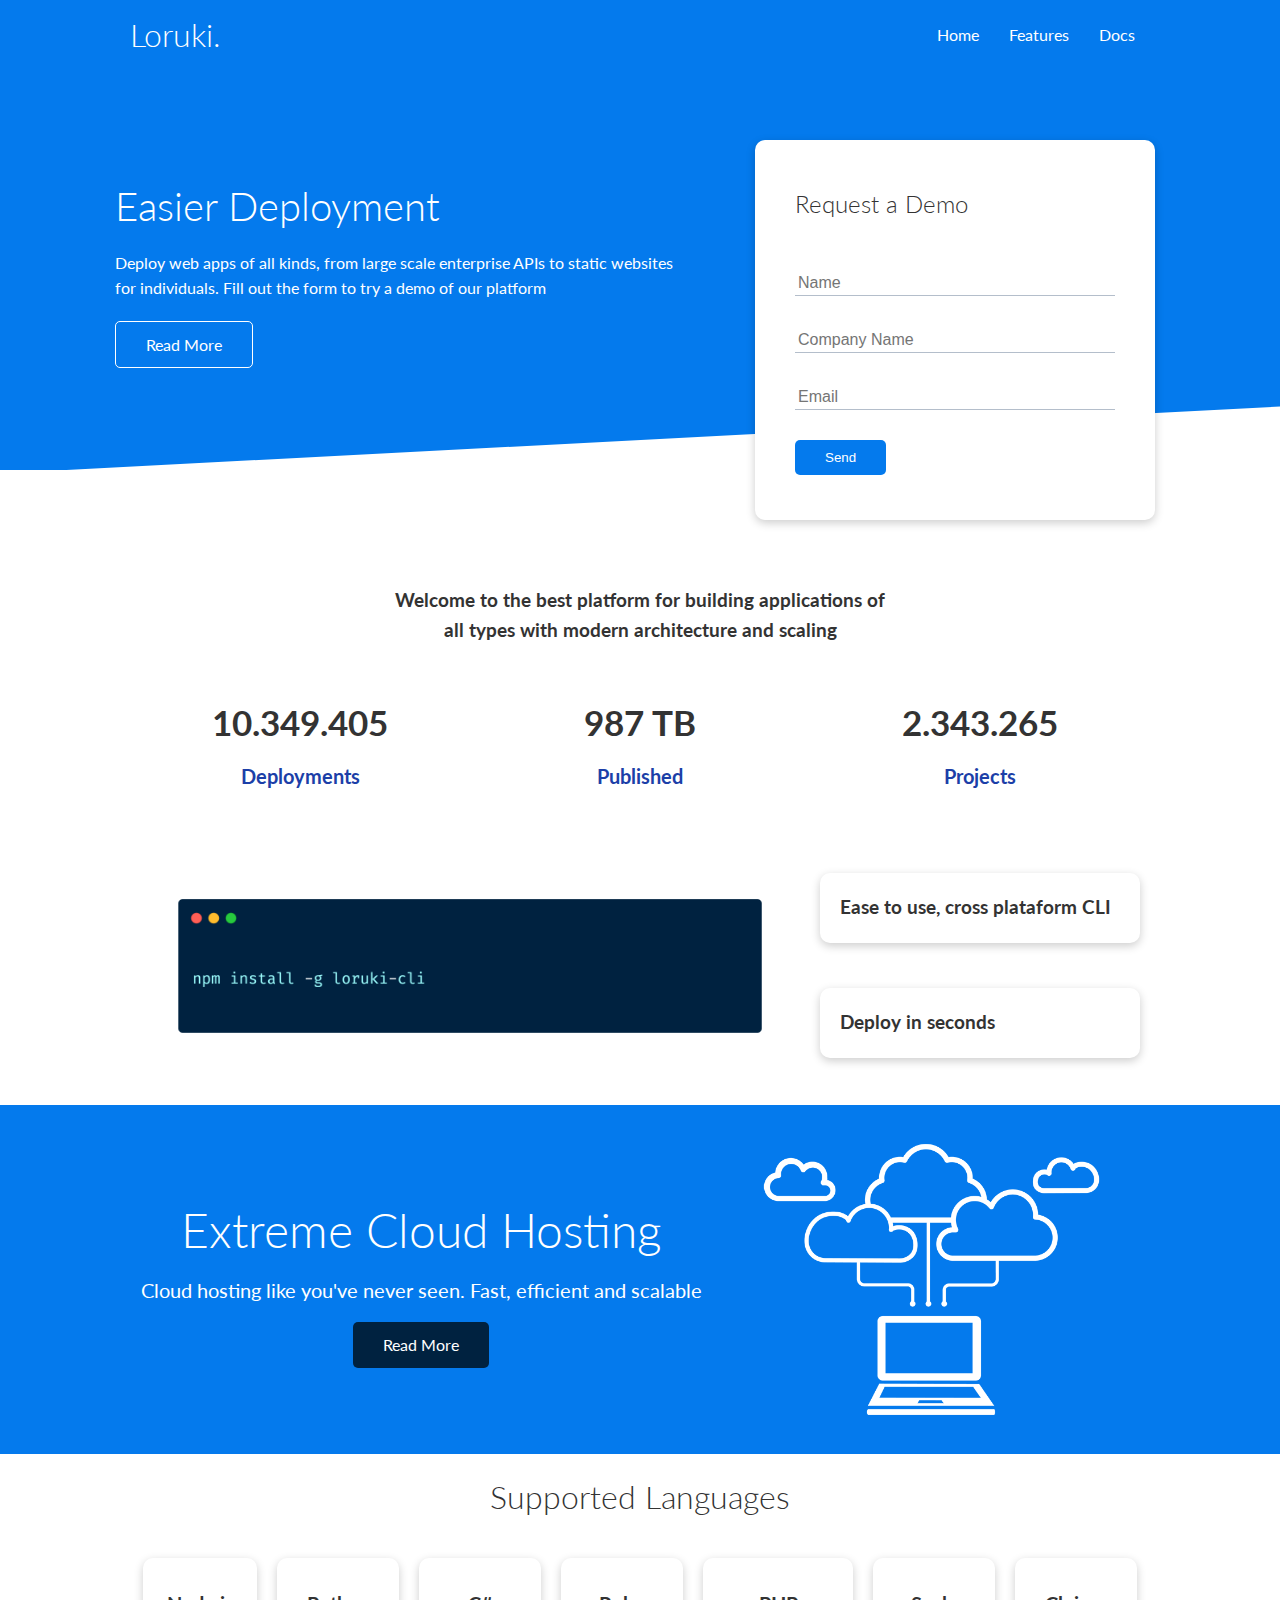
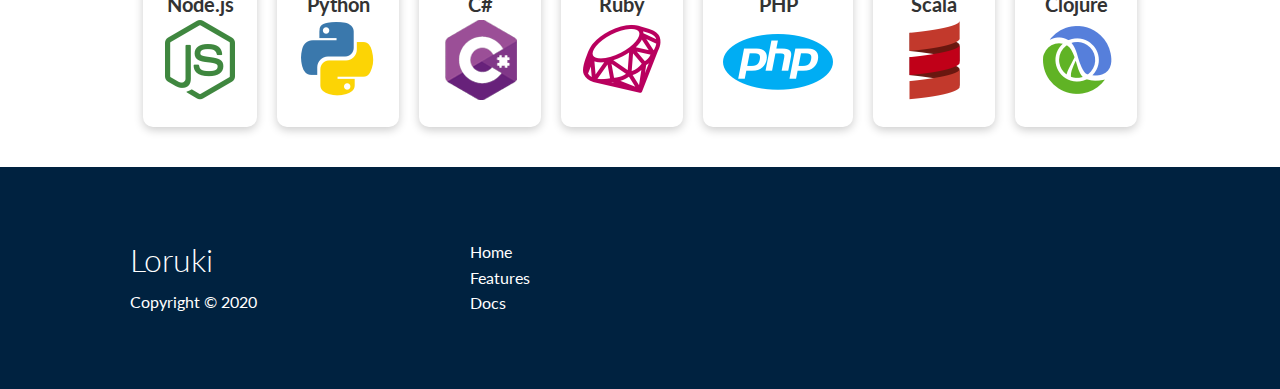
<file: index.html>
<!DOCTYPE html>
<html lang="en">

<head>
    <meta charset="UTF-8">
    <meta http-equiv="X-UA-Compatible" content="IE=edge">
    <meta name="viewport" content="width=device-width, initial-scale=1.0">
    <link rel="stylesheet" href="https://cdnjs.cloudflare.com/ajax/libs/font-awesome/6.2.1/css/all.min.css" integrity="sha512-MV7K8+y+gLIBoVD59lQIYicR65iaqukzvf/nwasF0nqhPay5w/9lJmVM2hMDcnK1OnMGCdVK+iQrJ7lzPJQd1w==" crossorigin="anonymous" referrerpolicy="no-referrer" />
    <link rel="stylesheet" href="./css/style.css">
    <link rel="stylesheet" href="./css/utilities.css">
    <title>Loruki | Cloud Hosting For Everyone</title>
</head>

<body>
    <!-- Navbar -->
    <div class="navbar">
        <div class="container flex">
            <h1 class="logo">Loruki.</h1>
            <nav>
                <ul>
                    <li><a href="index.html">Home</a></li>
                    <li><a href="features.html">Features</a></li>
                    <li><a href="docs.html">Docs</a></li>
                </ul>
            </nav>
        </div>
    </div>

    <!-- Showcase -->
    <section class="showcase">
        <div class="container grid">
            <div class="showcase-text">
                <h1>Easier Deployment</h1>
                <p>Deploy web apps of all kinds, from large scale enterprise 
                APIs to static websites for individuals. Fill out the form 
                to try a demo of our platform</p>
                <a href="features.html" class="btn btn-outline">Read More</a>
            </div>

            <div class="showcase-form card p-3">
                <h2>Request a Demo</h2>
                <form name="contact" method="post" netlify-honeypot="bot-field" data-netlify="true">
                    <input type="hidden" name="form-name" value="contact">
                    <p class="hidden">
                        <label>
                          Don't fill this out if you're human: <input name="bot-field" />
                        </label>
                    </p>
                    <div class="form-control">
                        <input type="text" name="name" placeholder="Name" required>
                    </div>
                    <div class="form-control">
                        <input type="text" name="company" placeholder="Company Name" required>
                    </div>
                    <div class="form-control">
                        <input type="email" name="email" placeholder="Email" required>
                    </div>
                    <input type="submit" value="Send" class="btn btn-primary">
                </form>
            </div>
        </div>
    </section>

    <!-- Stats -->
    <section class="stats">
        <div class="container">
            <h3 class="stats-heading text-center">
                Welcome to the best platform for building applications of all
                types with modern architecture and scaling
            </h3>

            <div class="grid grid-3 text-center my-4">
                <div>
                    <i class="fas fa-server fa-3x"></i>
                    <h3>10.349.405</h3>
                    <p class="text-secondary">Deployments</p>
                </div>
                <div>
                    <i class="fas fa-upload fa-3x"></i>
                    <h3>987 TB</h3>
                    <p class="text-secondary">Published</p>
                </div>
                <div>
                    <i class="fas fa-project-diagram fa-3x"></i>
                    <h3>2.343.265</h3>
                    <p class="text-secondary">Projects</p>
                </div>
            </div>
        </div>
    </section>

    <!-- Cli -->
    <section class="cli">
        <div class="container grid">
            <img src="images/cli.png" alt="">
            <div class="card">
                <h3>Ease to use, cross plataform CLI</h3>
            </div>
            <div class="card">
                <h3>Deploy in seconds</h3>
            </div>
        </div>
    </section>

    <!-- Cloud -->
    <section class="cloud bg-primary my-2 py-2">
        <div class="container grid">
            <div class="text-center">
                <h2 class="lg">Extreme Cloud Hosting</h2>
                <p class="lead my-1">Cloud hosting like you've never seen. Fast, efficient and scalable</p>
                <a href="features.html" class="btn btn-dark">Read More</a>
            </div>
            <img src="images/cloud.png" alt="">
        </div>
    </section>

    <!-- Languages -->
    <section class="languages">
        <h2 class="md text-center my-2">
            Supported Languages
        </h2>
        <div class="container flex">
            <div class="card">
                <h4>Node.js</h4>
                <img src="images/logos/node.png" alt="">
            </div>
            <div class="card">
                <h4>Python</h4>
                <img src="images/logos/python.png" alt="">
            </div>
            <div class="card">
                <h4>C#</h4>
                <img src="images/logos/csharp.png" alt="">
            </div>
            <div class="card">
                <h4>Ruby</h4>
                <img src="images/logos/ruby.png" alt="">
            </div>
            <div class="card">
                <h4>PHP</h4>
                <img src="images/logos/php.png" alt="">
            </div>
            <div class="card">
                <h4>Scala</h4>
                <img src="images/logos/scala.png" alt="">
            </div>
            <div class="card">
                <h4>Clojure</h4>
                <img src="images/logos/clojure.png" alt="">
            </div>
        </div>
    </section>

    <!-- Footer -->
    <footer class="footer bg-dark py-5">
        <div class="container grid grid-3">
            <div>
                <h1>Loruki</h1>
                <p>Copyright &copy; 2020</p>
            </div>
            <nav>
                <ul>
                    <li><a href="index.html">Home</a></li>
                    <li><a href="features.html">Features</a></li>
                    <li><a href="docs.html">Docs</a></li>
                </ul>
            </nav>
            <div class="social">
                <a href="#"><i class="fab fa-github fa-2x"></i></a>
                <a href="#"><i class="fab fa-facebook fa-2x"></i></a>
                <a href="#"><i class="fab fa-instagram fa-2x"></i></a>
                <a href="#"><i class="fab fa-twitter fa-2x"></i></a>
            </div>
        </div>
    </footer>
</body>
</html>
</file>
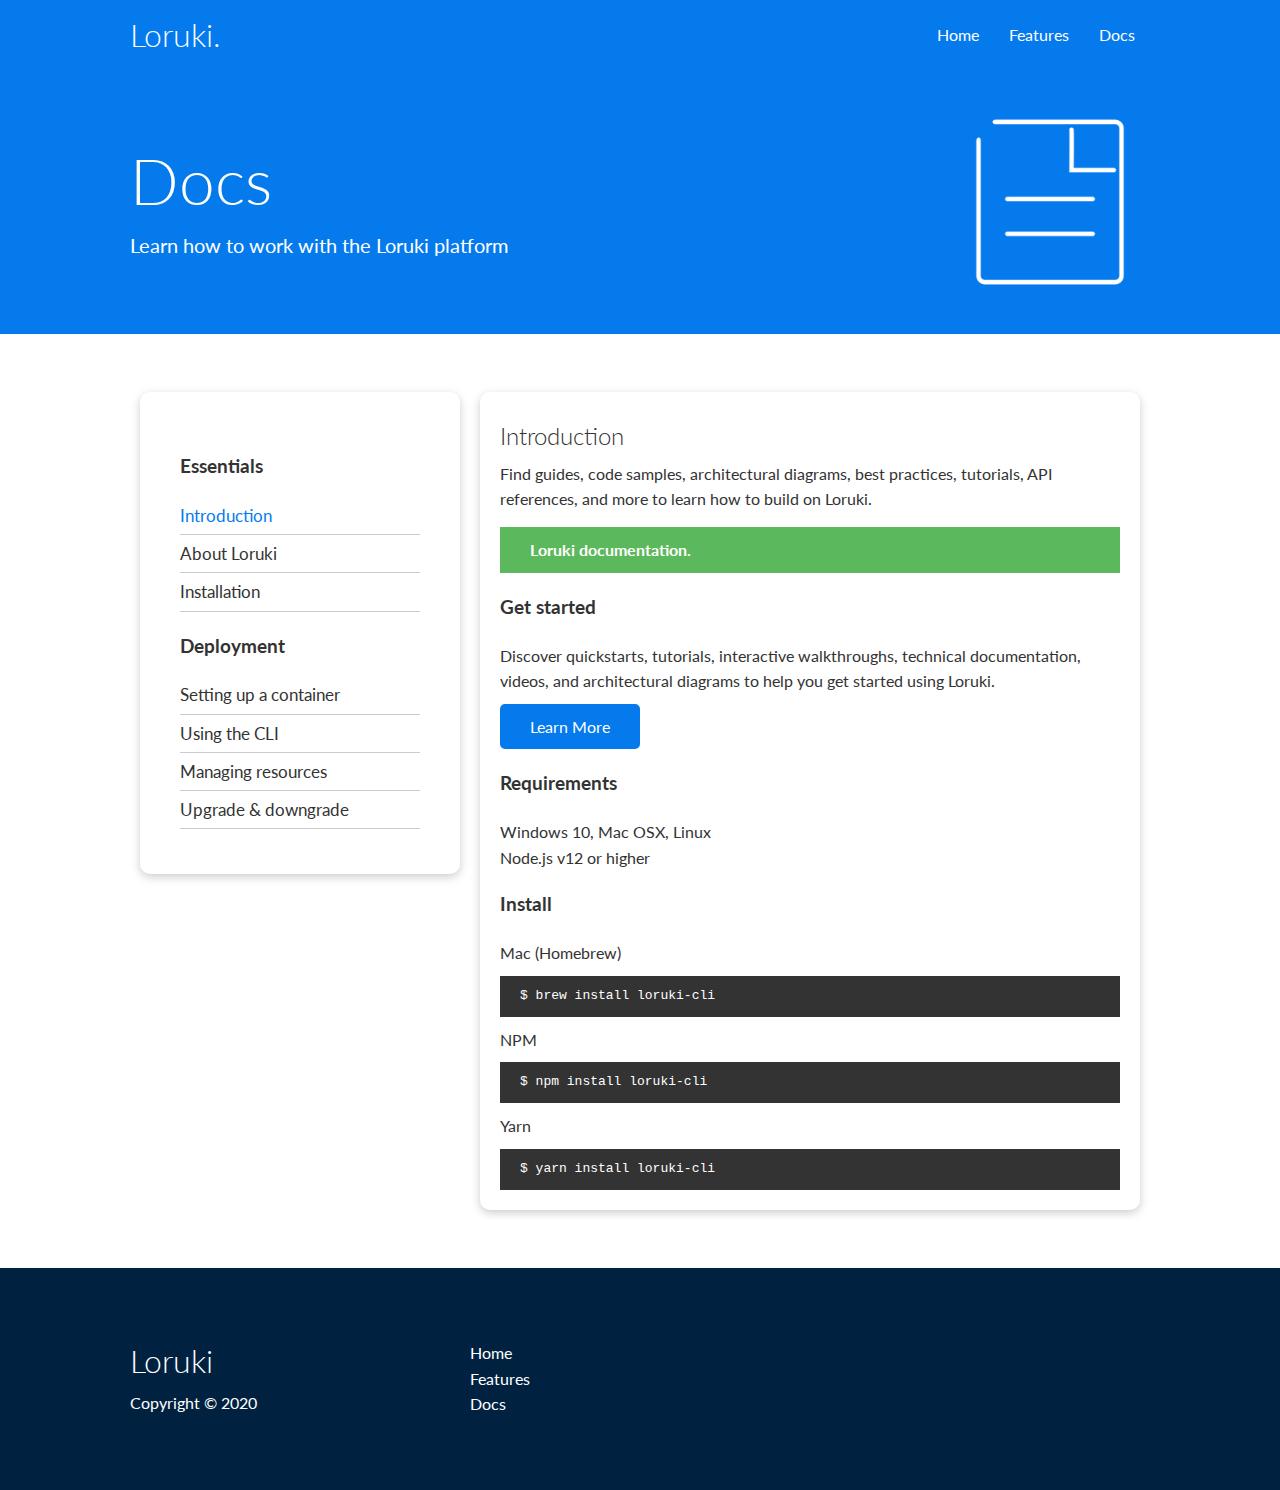
<file: docs.html>
<!DOCTYPE html>
<html lang="en">

<head>
    <meta charset="UTF-8">
    <meta http-equiv="X-UA-Compatible" content="IE=edge">
    <meta name="viewport" content="width=device-width, initial-scale=1.0">
    <link rel="stylesheet" href="https://cdnjs.cloudflare.com/ajax/libs/font-awesome/6.2.1/css/all.min.css" integrity="sha512-MV7K8+y+gLIBoVD59lQIYicR65iaqukzvf/nwasF0nqhPay5w/9lJmVM2hMDcnK1OnMGCdVK+iQrJ7lzPJQd1w==" crossorigin="anonymous" referrerpolicy="no-referrer" />
    <link rel="stylesheet" href="./css/style.css">
    <link rel="stylesheet" href="./css/utilities.css">
    <title>Loruki | Cloud Hosting For Everyone</title>
</head>

<body>
    <!-- Navbar -->
    <div class="navbar">
        <div class="container flex">
            <h1 class="logo">Loruki.</h1>
            <nav>
                <ul>
                    <li><a href="index.html">Home</a></li>
                    <li><a href="features.html">Features</a></li>
                    <li><a href="docs.html">Docs</a></li>
                </ul>
            </nav>
        </div>
    </div>

    <!-- Head -->
    <section class="docs-head bg-primary py-3">
        <div class="container grid">
            <div>
                <h1 class="xl">Docs</h1>
                <p class="lead">Learn how to work with the Loruki platform</p>
            </div>
            <img src="images/docs.png" alt="">
        </div>
    </section>

    <!-- Docs main -->
    <section class="docs-main my-4">
        <div class="container grid">
            <div class="card p-3">
                <h3 class="my-2">Essentials</h3>
                <nav>
                    <ul>
                        <li><a class="text-primary" href="#">Introduction</a></li>
                        <li><a href="#">About Loruki</a></li>
                        <li><a href="#">Installation</a></li>
                    </ul>
                </nav>

                <h3 class="my-2">Deployment</h3>
                <nav>
                    <ul>
                        <li><a href="#">Setting up a container</a></li>
                        <li><a href="#">Using the CLI</a></li>
                        <li><a href="#">Managing resources</a></li>
                        <li><a href="#">Upgrade & downgrade</a></li>
                    </ul>
                </nav>
            </div>
            <div class="card">
                <h2>Introduction</h2>
                <p>Find guides, code samples, architectural diagrams, 
                    best practices, tutorials, API references, and more to 
                    learn how to build on Loruki.</p>
                    
                    <div class="alert alert-success">
                        <i class="fas fa-info"></i>Loruki documentation.
                    </div>
                    
                    <h3>Get started</h3>
                    <p>Discover quickstarts, tutorials, interactive walkthroughs, 
                        technical documentation, videos, and architectural diagrams 
                        to help you get started using Loruki.</p>
                    <a href="#" class="btn btn-primary">Learn More</a>

                    <h3>Requirements</h3>
                    <ul>
                        <li>Windows 10, Mac OSX, Linux</li>
                        <li>Node.js v12 or higher</li>
                    </ul>

                    <h3>Install</h3>
                    <p>Mac (Homebrew)</p>
                    <pre><code>$ brew install loruki-cli</code></pre>
                    <p>NPM</p>
                    <pre><code>$ npm install loruki-cli</code></pre>
                    <p>Yarn</p>
                    <pre><code>$ yarn install loruki-cli</code></pre>
            </div>
        </div>
    </section>

    <!-- Footer -->
    <footer class="footer bg-dark py-5">
        <div class="container grid grid-3">
            <div>
                <h1>Loruki</h1>
                <p>Copyright &copy; 2020</p>
            </div>
            <nav>
                <ul>
                    <li><a href="index.html">Home</a></li>
                    <li><a href="features.html">Features</a></li>
                    <li><a href="docs.html">Docs</a></li>
                </ul>
            </nav>
            <div class="social">
                <a href="#"><i class="fab fa-github fa-2x"></i></a>
                <a href="#"><i class="fab fa-facebook fa-2x"></i></a>
                <a href="#"><i class="fab fa-instagram fa-2x"></i></a>
                <a href="#"><i class="fab fa-twitter fa-2x"></i></a>
            </div>
        </div>
    </footer>
</body>
</html>
</file>
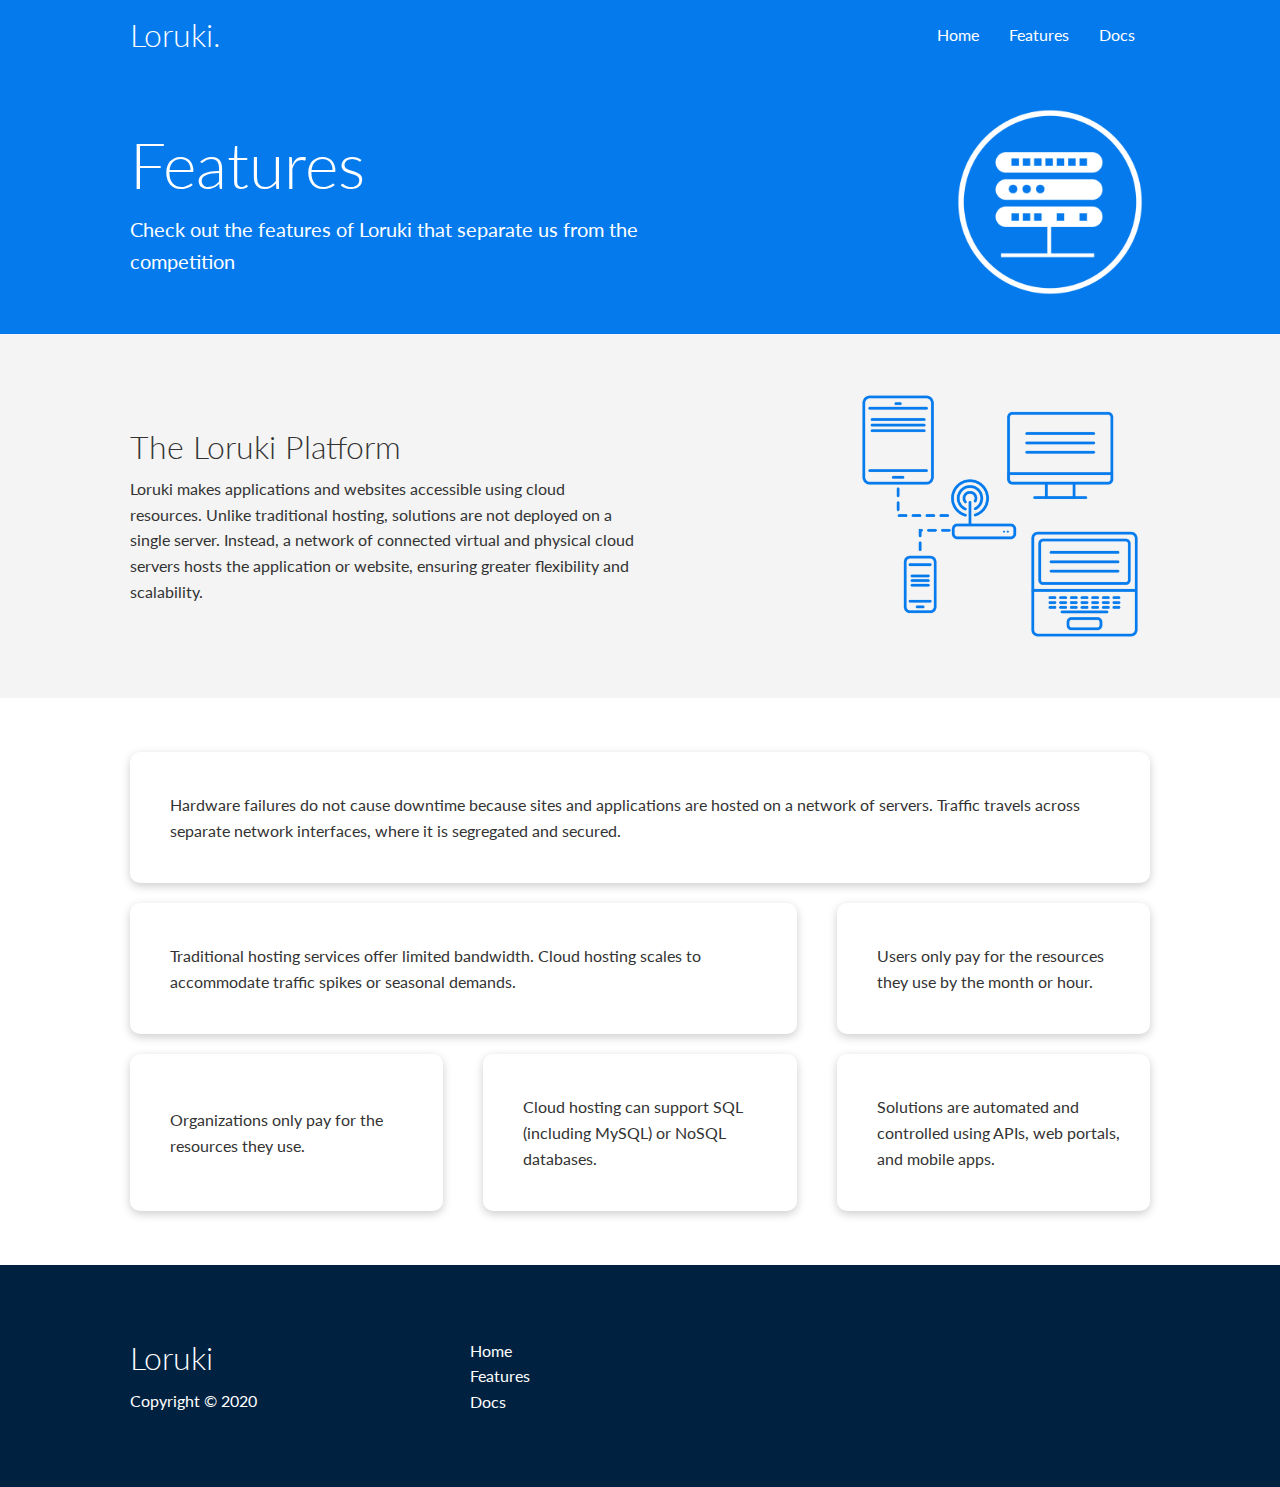
<file: features.html>
<!DOCTYPE html>
<html lang="en">

<head>
    <meta charset="UTF-8">
    <meta http-equiv="X-UA-Compatible" content="IE=edge">
    <meta name="viewport" content="width=device-width, initial-scale=1.0">
    <link rel="stylesheet" href="https://cdnjs.cloudflare.com/ajax/libs/font-awesome/6.2.1/css/all.min.css" integrity="sha512-MV7K8+y+gLIBoVD59lQIYicR65iaqukzvf/nwasF0nqhPay5w/9lJmVM2hMDcnK1OnMGCdVK+iQrJ7lzPJQd1w==" crossorigin="anonymous" referrerpolicy="no-referrer" />
    <link rel="stylesheet" href="./css/style.css">
    <link rel="stylesheet" href="./css/utilities.css">
    <title>Loruki | Cloud Hosting For Everyone</title>
</head>

<body>
    <!-- Navbar -->
    <div class="navbar">
        <div class="container flex">
            <h1 class="logo">Loruki.</h1>
            <nav>
                <ul>
                    <li><a href="index.html">Home</a></li>
                    <li><a href="features.html">Features</a></li>
                    <li><a href="docs.html">Docs</a></li>
                </ul>
            </nav>
        </div>
    </div>

    <!-- Head -->
    <section class="features-head bg-primary py-3">
        <div class="container grid">
            <div>
                <h1 class="xl">Features</h1>
                <p class="lead">Check out the features of Loruki that separate us from the competition</p>
            </div>
            <img src="images/server.png" alt="">
        </div>
    </section>

    <!-- Sub head -->
    <section class="features-sub-head bg-light py-3">
        <div class="container grid">
            <div>
                <h1 class="md">The Loruki Platform</h1>
                <p>Loruki makes applications and websites accessible using cloud resources. 
                    Unlike traditional hosting, solutions are not deployed on a single server. 
                    Instead, a network of connected virtual and physical cloud servers hosts the 
                    application or website, ensuring greater flexibility and scalability.</p>
            </div>
            <img src="images/server2.png" alt="">
        </div>
    </section>

    <section class="features-main my-2">
        <div class="container grid grid-3">
            <div class="card flex">
                <i class="fas fa-server fa-3x"></i>
                <p>Hardware failures do not cause downtime because sites and applications are 
                    hosted on a network of servers. Traffic travels across separate network 
                    interfaces, where it is segregated and secured.</p>
            </div>
            <div class="card flex">
                <i class="fas fa-network-wired fa-3x"></i>
                <p>Traditional hosting services offer limited bandwidth. Cloud hosting 
                    scales to accommodate traffic spikes or seasonal demands.</p>
            </div>
            <div class="card flex">
                <i class="fas fa-laptop-code fa-3x"></i>
                <p>Users only pay for the resources they use by the month or hour.</p>
            </div>
            <div class="card flex">
                <i class="fas fa-database fa-3x"></i>
                <p>Organizations only pay for the resources they use.</p>
            </div>
            <div class="card flex">
                <i class="fas fa-power-off fa-3x"></i>
                <p>Cloud hosting can support SQL (including MySQL) or NoSQL databases.</p>
            </div>
            <div class="card flex">
                <i class="fas fa-upload fa-3x"></i>
                <p>Solutions are automated and controlled using APIs, web portals, and mobile apps.</p>
            </div>
        </div>
    </section>

    <!-- Footer -->
    <footer class="footer bg-dark py-5">
        <div class="container grid grid-3">
            <div>
                <h1>Loruki</h1>
                <p>Copyright &copy; 2020</p>
            </div>
            <nav>
                <ul>
                    <li><a href="index.html">Home</a></li>
                    <li><a href="features.html">Features</a></li>
                    <li><a href="docs.html">Docs</a></li>
                </ul>
            </nav>
            <div class="social">
                <a href="#"><i class="fab fa-github fa-2x"></i></a>
                <a href="#"><i class="fab fa-facebook fa-2x"></i></a>
                <a href="#"><i class="fab fa-instagram fa-2x"></i></a>
                <a href="#"><i class="fab fa-twitter fa-2x"></i></a>
            </div>
        </div>
    </footer>
</body>
</html>
</file>
<file: css/style.css>
@import url('https://fonts.googleapis.com/css2?family=Lato:wght@300&family=Open+Sans:wght@300;400;500;700&display=swap');

:root{
    --primary-color: #047aed;
    --secondary-color: #1c3fa8;
    --dark-color: #002240;
    --light-color: #f4f4f4;
    --success-color: #5cb85c;
    --error-color: #d9534f;
}

/* Base CSS */
*{
    box-sizing: border-box;
    padding: 0;
    margin: 0;
}

body{
    font-family: "Lato", sans-serif;
    color: #333;
    line-height: 1.6;
}

ul{
    list-style-type: none;
}

a{
    text-decoration: none;
    color: #333;
}

h1, h2{
    font-weight: 300;
    line-height: 1.2;
    margin: 10px 0;
}

p{
    margin: 10px 0;
}

img{
    width: 100%;
}

code, pre{
    background-color: #333;
    color: #fff;
    padding: 10px;
}

.hidden{
    visibility: hidden;
    height: 0;
}

/* Navbar */
.navbar{
    background-color: var(--primary-color);
    color: #fff;
    height: 70px;
}

.navbar ul{
    display: flex;
}

.navbar a{
    color: #fff;
    padding: 10px;
    margin: 0 5px;
}

.navbar a:hover{
    border-bottom: 2px #fff solid;
}

.navbar .flex{
    justify-content: space-between;
}

/* Showcase */
.showcase{
    height: 400px;
    background-color: var(--primary-color);
    color: #fff;
    position: relative;
}

.showcase h1{
    font-size: 40px;
}

.showcase p{
    margin: 20px 0;
}

.showcase .grid{
    overflow: visible;
    grid-template-columns: 55% 45%;
    gap: 30px;
}

.showcase-text{
    animation: slideInFromLeft 1s ease-in;
}

.showcase-form{
    position: relative;
    top: 60px;
    height: 380px;
    width: 400px;
    z-index: 100;
    justify-self: flex-end;
    padding: 40px;
    animation: slideInFromRight 1s ease-in;
}

.showcase-form .form-control{
    margin: 30px 0;
}

.showcase-form input[type="text"],
.showcase-form input[type="email"]{
    border: 0;
    border-bottom: 1px solid #b4becb;
    width: 100%;
    padding: 3px;
    font-size: 16px;
}

.showcase-form input:focus{
    outline: none;
}

.showcase::after{
    content: "";
    position: absolute;
    height: 100px;
    bottom: -70px;
    left: 0;
    right: 0;
    background-color: #fff;
    transform: skewY(-3deg);
}

/* Stats */
.stats{
    padding-top: 100px;
    animation: slideInFromBottom 1s ease-in;
}

.stats-heading{
    max-width: 500px;
    margin: 1rem auto;
}

.stats .grid h3{
    font-size: 35px;
}

.stats .grid p{
    font-size: 20px;
    font-weight: bold;
}

/* Cli */
.cli .grid{
    grid-template-columns: repeat(3, 1fr);
    grid-template-rows: repeat(2, 1fr);
}

.cli .grid > *:first-child{
    grid-column: 1 / span 2;
    grid-row: 1 / span 2;
}

/* Cloud */
.cloud .grid{
    grid-template-columns: 4fr 3fr;
}

/* Languages */
.languages .flex{
    flex-wrap: wrap;
}

.languages .card{
    text-align: center;
    margin: 18px 10px 40px;
    transition: transform 0.2s ease-in;
}

.languages .card h4{
    font-size: 20px;
    margin-top: 10px;
}

.languages .card:hover{
    transform: translateY(-15px);
}

/* Features */
.features-head img, .docs-head img{
    width: 200px;
    justify-self: flex-end;
}

.features-head .grid, 
.features-sub-head .grid,
.docs-head .grid{
    grid-template-columns: repeat(2, 1fr);
}

.features-sub-head img{
    width: 300px;
    justify-self: flex-end;
}

.features-main .card > i{
    margin-right: 20px;
}

.features-main .grid{
    padding: 30px;
    gap: 20px;
}

.features-main .grid > *:first-child{
    grid-column: 1 / span 3;
}

.features-main .grid > *:nth-child(2){
    grid-column: 1 / span 2;
}

/* Docs */
.docs-main h3{
    margin: 20px 0;
}

.docs-main .grid{
    grid-template-columns: 1fr 2fr;
    align-items: flex-start;
}

.docs-main nav li{
    font-size: 17px;
    padding-bottom: 5px;
    margin-bottom: 5px;
    border-bottom: 1px #ccc solid;
}

.docs-main a:hover{
    font-weight: bold;
}

/* Footer */
.footer .social a{
    margin: 0 10px;
}

/* Animations */
@keyframes slideInFromLeft {
    0% {
      transform: translateX(-100%);
    }
  
    100% {
      transform: translateX(0);
    }
}
  
@keyframes slideInFromRight {
    0% {
      transform: translateX(100%);
    }
  
    100% {
      transform: translateX(0);
    }
}
  
@keyframes slideInFromTop {
    0% {
      transform: translateY(-100%);
    }
  
    100% {
      transform: translateX(0);
    }
}
  
@keyframes slideInFromBottom {
    0% {
      transform: translateY(100%);
    }
  
    100% {
      transform: translateX(0);
    }
}

/* Tablets and under */
@media(max-width: 768px){
    .grid, .showcase .grid, .stats .grid,
    .cli .grid, .cloud .grid,
    .features-head .grid, .features-sub-head .grid,
    .features-main .grid, .docs-head .grid,
    .docs-main .grid{
        grid-template-columns: 1fr;
        grid-template-rows: 1fr;
    }

    .showcase{
        height: auto;
    }

    .showcase-text{
        text-align: center;
        margin-top: 40px;
        animation: slideInFromTop 1s ease-in;
    }

    .showcase-form{
        justify-self: center;
        margin: auto;
        animation: slideInFromBottom 1s ease-in;
    }

    .cli .grid > *:first-child{
        grid-column: 1;
        grid-row: 1;
    }

    .features-head, .features-sub-head, .docs-head{
        text-align: center;
    }

    .features-main .flex{
        justify-content: flex-start;
    }

    .features-head img, .features-sub-head img,
    .docs-head img{
        justify-self: center;
    }

    .features-main .grid > *:first-child,
    .features-main .grid > *:nth-child(2){
        grid-column: 1;
    }
}

/* Mobile */
@media(max-width: 500px){
    .navbar{
        height: 110px;
    }

    .navbar .flex{
        flex-direction: column;
    }

    .navbar ul{
        padding: 10px;
        background-color: rgba(0, 0, 0, 0.1);
    }
}
</file>
<file: css/utilities.css>
/* Utilities */
.container{
    max-width: 1100px;
    margin: 0 auto;
    overflow: auto;
    padding: 0 40px;
}

.card{
    background-color: #fff;
    color: #333;
    border-radius: 10px;
    box-shadow: 0 3px 10px rgba(0, 0, 0, 0.2);
    margin: 10px;
    padding: 20px;
}

.btn{
    display: inline-block;
    padding: 10px 30px;
    cursor: pointer;
    background-color: var(--primary-color);
    color: #fff;
    border: none;
    border-radius: 5px;
}

.btn-outline{
    background-color: transparent;
    border: 1px #fff solid;
}

.btn:hover{
    transform: scale(0.98);
}

.text-center{
    text-align: center;
}

/* Alert */
.alert{
    background-color: var(--light-color);
    padding: 10px 20px;
    font-weight: bold;
    margin: 15px 0;
}

.alert i{
    margin-right: 10px;
}

.alert-success{
    background-color: var(--success-color);
    color: white;
}

.error-success{
    background-color: var(--error-color);
    color: white;
}

.flex{
    display: flex;
    justify-content: center;
    align-items: center;
    height: 100%;
}

.grid{
    display: grid;
    justify-content: center;
    align-items: center;
    height: 100%;
}

.grid-3{
    grid-template-columns: repeat(3, 1fr);
}

/* Backgrounds & colored buttons */
.bg-primary, .btn-primary{
    background-color: var(--primary-color);
    color: #fff;
}

.bg-secondary, .btn-secondary{
    background-color: var(--secondary-color);
    color: #fff;
}

.bg-dark, .btn-dark{
    background-color: var(--dark-color);
    color: #fff;
}

.bg-light, .btn-light{
    background-color: var(--light-color);
    color: #333;
}

.bg-primary a, .btn-primary a, .bg-secondary a, .btn-secondary a,
.bg-dark a, .btn-dark a, .bg-light a, .btn-light a{
    color: #fff;
}

/* Text-color */
.text-primary{
    color: var(--primary-color);
}

.text-secondary{
    color: var(--secondary-color);
}

.text-dark{
    color: var(--dark-color);
}

.text-light{
    color: var(--light-color);
}

/* Text sizes */
.lead{
    font-size: 20px;
}

.sm{
    font-size: 1rem;
}

.md{
    font-size: 2rem;
}

.lg{
    font-size: 3rem;
}

.xl{
    font-size: 4rem;
}

/* Margin */
.my-1{
    margin: 1rem 0;
}

.my-2{
    margin: 1.5rem 0;
}

.my-3{
    margin: 2rem 0;
}

.my-4{
    margin: 3rem 0;
}

.my-5{
    margin: 4rem 0;
}


.m-1{
    margin: 1rem;
}

.m-2{
    margin: 1.5rem;
}

.m-3{
    margin: 2rem;
}

.m-4{
    margin: 3rem;
}

.m-5{
    margin: 4rem;
}

/* Padding */
.py-1{
    padding: 1rem 0;
}

.py-2{
    padding: 1.5rem 0;
}

.py-3{
    padding: 2rem 0;
}

.py-4{
    padding: 3rem 0;
}

.py-5{
    padding: 4rem 0;
}


.p-1{
    padding: 1rem;
}

.p-2{
    padding: 1.5rem;
}

.p-3{
    padding: 2.5rem;
}

.p-4{
    padding: 3rem;
}

.p-5{
    padding: 4rem;
}
</file>
